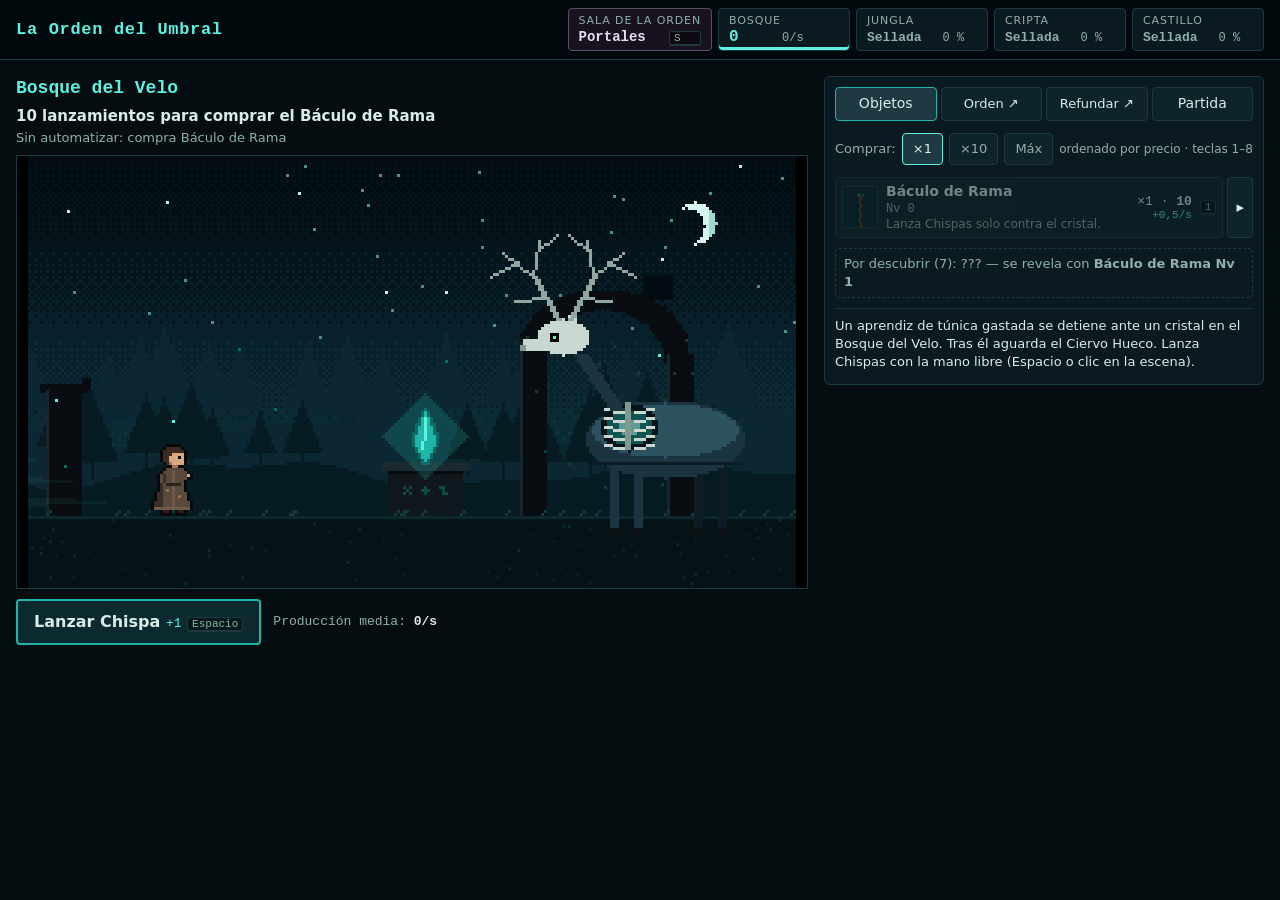
<file: index.html>
<!doctype html>
<html lang="es">
<head>
  <meta charset="utf-8">
  <meta name="viewport" content="width=device-width, initial-scale=1">
  <title>La Orden del Umbral</title>
  <link rel="stylesheet" href="css/style.css">
  <script defer src="js/config.js"></script>
  <script defer src="js/sim.js"></script>
  <script defer src="js/save.js"></script>
  <script defer src="js/art.js"></script>
  <script defer src="js/bosses.js"></script>
  <script defer src="js/scene.js"></script>
  <script defer src="js/ui.js"></script>
  <script defer src="js/main.js"></script>
</head>
<body>
  <a class="skip" href="#main-content">Saltar al contenido</a>
  <header class="topbar">
    <h1 class="title">La Orden del Umbral</h1>
    <nav class="balances" id="balances" aria-label="Vistas y saldos">
      <button type="button" class="bal bal-room" id="btn-room" aria-pressed="false">
        <span class="bal-name">Sala de la Orden</span><span class="bal-mana" id="room-label">Portales</span><kbd>S</kbd>
      </button>
      <!-- los saldos de cada zona se generan desde config.js -->
      <div class="bal bal-echoes" id="bal-echoes" hidden><span class="bal-name">Ecos</span><span class="bal-mana" id="echoes">0</span></div>
    </nav>
  </header>

  <div class="notice" id="notice" hidden></div>

  <div id="main-content">
    <section class="room" id="room" hidden aria-label="Sala de la Orden">
      <div class="room-head">
        <h2>Sala de la Orden</h2>
        <div class="room-tabs" role="tablist" aria-label="Espacios de la Sala">
          <button type="button" role="tab" class="room-tab" id="tab-portals" data-room="portals" aria-selected="true" aria-controls="room-portals">Portales</button>
          <button type="button" role="tab" class="room-tab" id="tab-table" data-room="table" aria-selected="false" aria-controls="room-table">Mesa Redonda <kbd>M</kbd></button>
        </div>
        <button type="button" class="ready-sign" id="ready-sign" hidden>✦ La Orden puede refundarse: ir a la Mesa</button>
        <button type="button" class="back-btn" id="room-back" hidden></button>
      </div>
      <div id="room-portals" role="tabpanel" aria-labelledby="tab-portals">
        <p class="muted small">Tus magos trabajan a la vez. Pulsa un portal para entrar en su zona; las compras de objetos se hacen dentro.</p>
        <div class="portals" id="portals"></div>
      </div>
      <div id="room-table" role="tabpanel" aria-labelledby="tab-table" hidden>
        <div class="table-layout">
          <div class="table-scene"><canvas id="table-cv" width="256" height="144" aria-label="Mesa Redonda con los magos despertados"></canvas>
            <div class="echo-summary" id="echo-summary" aria-live="polite"></div>
          </div>
          <div class="table-panels">
            <nav class="table-nav" aria-label="Secciones de la Mesa">
              <a href="#mesa-refundar">Refundar</a> · <a href="#mesa-orden">Mejoras de la Orden</a> · <a href="#mesa-talentos">Talentos</a> · <a href="#mesa-hazanas">Hazañas y dominios</a>
            </nav>
            <section id="mesa-refundar" aria-label="Refundar la Orden"></section>
            <section id="mesa-orden" aria-label="Mejoras de la Orden"></section>
            <section id="mesa-talentos" aria-label="Talentos permanentes"></section>
            <section id="mesa-hazanas" aria-label="Hazañas y dominios"></section>
          </div>
        </div>
      </div>
    </section>

    <main class="layout" id="detail">
      <section class="stage" aria-label="Escena">
        <div class="zone-head">
          <h2 id="zone-name">Bosque del Velo</h2>
          <p class="goal" id="goal" aria-live="polite"></p>
          <p class="goal-sub" id="goal-sub"></p>
        </div>
        <div class="scene-wrap" id="scene-wrap">
          <canvas id="scene" width="256" height="144" tabindex="0" aria-label="Escena del juego. Pulsa Espacio para lanzar."></canvas>
          <div class="overlay" id="overlay" aria-hidden="true"></div>
          <div class="banner" id="banner" role="status" hidden></div>
          <button type="button" class="anomaly-btn" id="anomaly-btn" hidden>Disipar anomalía (A)</button>
        </div>
        <div class="stage-controls">
          <button type="button" class="cast" id="cast"><span id="cast-label">Lanzar Chispa</span> <small id="cast-gain">+1</small> <kbd>Espacio</kbd></button>
          <div class="zone-stats" id="zone-stats"></div>
        </div>
      </section>

      <aside class="shop" id="shop" aria-label="Tienda y opciones">
        <div class="tabs" role="tablist">
          <button type="button" role="tab" class="tab" data-panel="items" aria-selected="true">Objetos</button>
          <button type="button" class="tab tab-link" data-table="mesa-orden">Orden ↗</button>
          <button type="button" class="tab tab-link" data-table="mesa-refundar">Refundar ↗</button>
          <button type="button" role="tab" class="tab" data-panel="game" aria-selected="false">Partida</button>
        </div>
        <div class="panel" id="panel-items" role="tabpanel">
          <div class="amounts" role="group" aria-label="Cantidad a comprar (tecla C)">
            <span>Comprar:</span>
            <button type="button" class="amt" data-amt="1">×1</button>
            <button type="button" class="amt" data-amt="10">×10</button>
            <button type="button" class="amt" data-amt="max">Máx</button>
            <span class="muted small">ordenado por precio · teclas 1–8</span>
          </div>
          <div id="items" class="items"></div>
        </div>
        <div class="panel" id="panel-game" role="tabpanel" hidden>
          <h3>Guardado</h3>
          <p class="muted" id="save-status">La partida se guarda sola en este navegador.</p>
          <div class="row">
            <button type="button" id="btn-save">Guardar ahora</button>
            <button type="button" id="btn-export">Exportar JSON</button>
            <button type="button" id="btn-copy">Copiar al portapapeles</button>
          </div>
          <div class="row" id="backup-row" hidden>
            <span class="muted">Copias previas a actualizar:</span>
            <span id="backup-buttons"></span>
          </div>
          <label class="block" for="import-text">Importar partida (pega el JSON o elige un archivo):</label>
          <textarea id="import-text" rows="4" spellcheck="false"></textarea>
          <div class="row">
            <input type="file" id="import-file" accept=".json,application/json">
            <button type="button" id="btn-import">Validar e importar</button>
          </div>
          <p class="muted" id="import-msg" role="status"></p>
          <h3>Accesibilidad</h3>
          <label class="check"><input type="checkbox" id="opt-reduced"> Movimiento reducido</label>
          <h3>Teclado</h3>
          <ul class="keys">
            <li><kbd>Espacio</kbd> lanzar con la mano libre</li>
            <li><kbd>1</kbd>–<kbd>8</kbd> comprar la entrada con ese número (se ve en cada fila)</li>
            <li><kbd>C</kbd> cambiar cantidad (×1 / ×10 / Máx)</li>
            <li><kbd>Z</kbd> siguiente zona · <kbd>S</kbd> portales · <kbd>M</kbd> Mesa Redonda</li>
            <li><kbd>A</kbd> disipar anomalía · <kbd>Esc</kbd> omitir la secuencia de refundación</li>
          </ul>
          <h3>Empezar desde cero</h3>
          <p class="muted">Distinto de refundar: borra también los Ecos y los talentos.</p>
          <button type="button" class="danger" id="btn-wipe">Empezar desde cero…</button>
        </div>
        <div class="log" id="log" aria-live="polite"></div>
      </aside>
    </main>
  </div>

  <div class="refound" id="refound" hidden role="dialog" aria-modal="true" aria-label="La Orden se refunda">
    <h2 id="refound-title">La Orden se refunda</h2>
    <div class="refound-portals" id="refound-portals"></div>
    <p id="refound-text" aria-live="polite"></p>
    <button type="button" class="primary" id="refound-skip">Omitir (Esc)</button>
  </div>

  <dialog id="modal">
    <form method="dialog">
      <div id="modal-body"></div>
      <div class="row modal-actions" id="modal-actions"></div>
    </form>
  </dialog>
  <noscript>Este juego necesita JavaScript.</noscript>
</body>
</html>
</file>
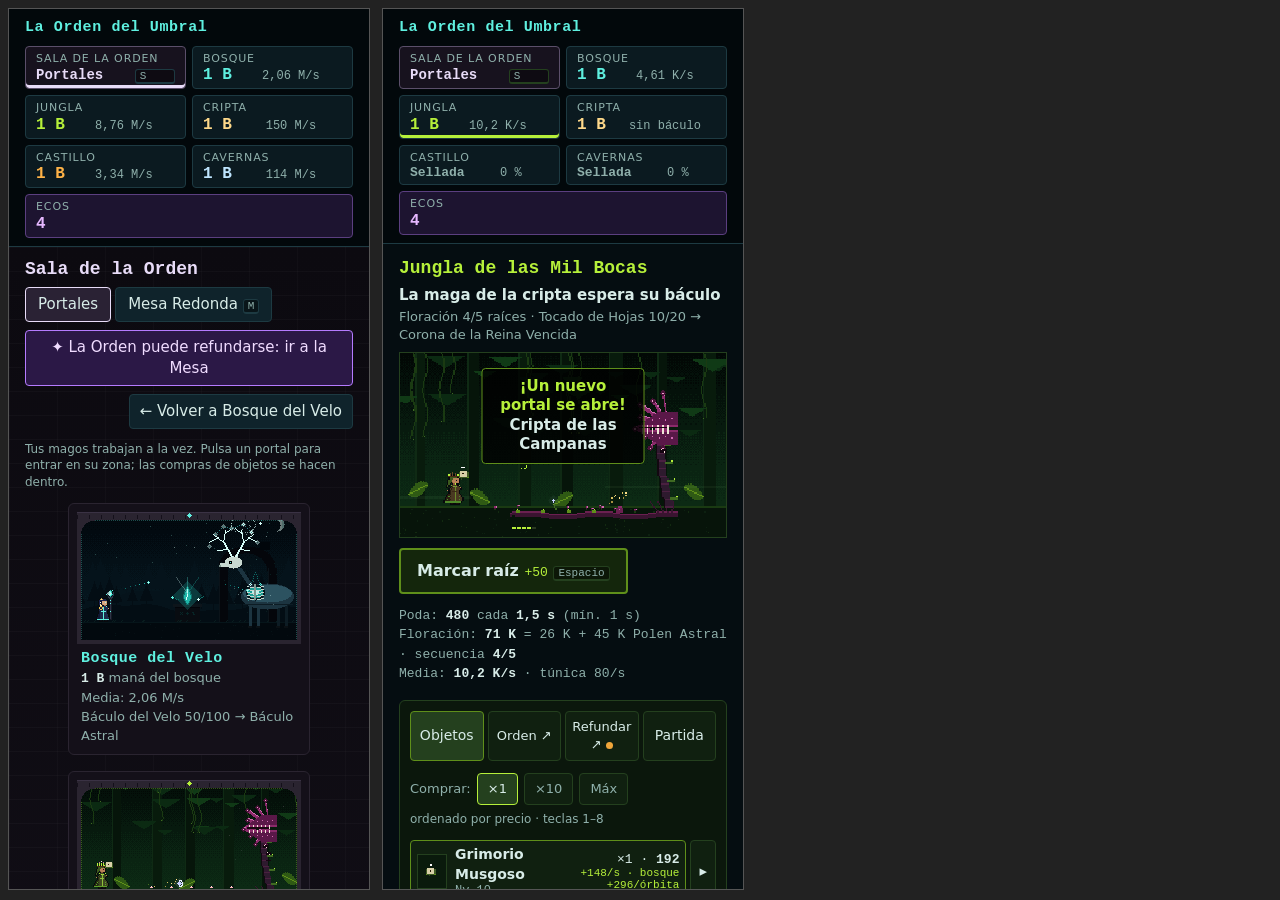
<file: tests/movil.html>
<!doctype html>
<html lang="es"><head><meta charset="utf-8"><title>Vista móvil (360 px)</title>
<style>body{margin:0;background:#222;display:flex;gap:12px;padding:8px}iframe{border:1px solid #555;background:#000}</style></head>
<body>
<!-- Abre el juego en un marco de 360 px para revisar la vista estrecha. -->
<iframe id="a" width="360" height="880" src="../index.html#escena=sala50"></iframe>
<iframe id="b" width="360" height="880" src="../index.html#escena=jungla10"></iframe>
</body></html>
</file>
<file: css/style.css>
/* La Orden del Umbral — estilos (sin fuentes remotas) */
:root {
  --bg: #050d11; --panel: #0b1a20; --panel2: #0f232b; --line: #1d3a42;
  --text: #d8ece8; --muted: #8fb0ab;
  --teal: #5ff0e0; --teal-d: #1fb5a8; --amber: #f0a63a; --amber-l: #ffd98a; --acid: #b6f03a; --acid-d: #5f8f1a;
  --violet: #3a2850; --danger: #ff7a6b; --focus: #ffe27a;
  --accent: var(--teal); --accent-d: var(--teal-d);
  --mono: ui-monospace, "Cascadia Mono", Consolas, "Courier New", monospace;
  --sans: system-ui, "Segoe UI", Roboto, sans-serif;
}
* { box-sizing: border-box; }
[hidden] { display: none !important; }
html, body { margin: 0; }
body { background: var(--bg); color: var(--text); font: 15px/1.4 var(--sans); min-height: 100vh; }
body.zone-crypt { --panel: #160f20; --panel2: #1d1429; --line: #3a2850; --accent: var(--amber-l); --accent-d: var(--amber); }
body.zone-jungle { --panel: #0b170c; --panel2: #102010; --line: #24401e; --accent: var(--acid); --accent-d: var(--acid-d); }
button, input, textarea, select { font: inherit; color: inherit; }
button { background: var(--panel2); border: 1px solid var(--line); border-radius: 4px; padding: 6px 10px; cursor: pointer; }
button:hover:not(:disabled) { border-color: var(--accent-d); }
button:disabled { opacity: .5; cursor: not-allowed; }
:focus-visible { outline: 3px solid var(--focus); outline-offset: 2px; }
kbd { font: 11px var(--mono); border: 1px solid var(--line); border-bottom-width: 2px; border-radius: 3px; padding: 0 4px; background: #0006; color: var(--muted); }
.skip { position: absolute; left: -999px; top: 0; background: var(--focus); color: #000; padding: 6px; z-index: 50; }
.skip:focus { left: 8px; }
.muted { color: var(--muted); }
.small { font-size: 12px; }
.row { display: flex; flex-wrap: wrap; gap: 8px; align-items: center; margin: 6px 0; }
.block { display: block; margin-top: 10px; }
h3 { font-size: 14px; margin: 16px 0 6px; color: var(--accent); letter-spacing: .03em; }

/* Barra superior: vista y saldos siempre visibles */
.topbar { position: sticky; top: 0; z-index: 20; display: flex; flex-wrap: wrap; align-items: center; gap: 8px 16px; padding: 8px 16px; background: #03090cf2; border-bottom: 1px solid #1d3a42; }
.title { font-size: 17px; margin: 0; color: var(--teal); font-family: var(--mono); letter-spacing: .04em; }
.balances { display: flex; flex-wrap: wrap; gap: 6px; flex: 1; justify-content: flex-end; }
.bal { display: grid; grid-template-columns: auto auto; column-gap: 8px; align-items: baseline; padding: 4px 10px; border-radius: 4px; text-align: left; min-width: 132px; background: #0b1a20; border: 1px solid #1d3a42; }
.bal-name { grid-column: 1 / 3; font-size: 11px; text-transform: uppercase; letter-spacing: .08em; color: var(--muted); }
.bal-mana { font: 600 16px var(--mono); }
.bal-rate { font: 12px var(--mono); color: var(--muted); }
.bal-forest .bal-mana { color: var(--teal); }
.bal-jungle .bal-mana { color: var(--acid); }
.bal-crypt .bal-mana { color: var(--amber-l); }
.bal-room { border-color: #5b4f6a; background: #17121e; }
.bal-room .bal-mana { color: #e8dcf8; font-size: 14px; }
.bal-room[aria-pressed="true"] { box-shadow: inset 0 -3px 0 #e8dcf8; }
.bal-echoes { border: 1px solid #5b3f80; background: #1d1430; min-width: 0; }
.bal-echoes .bal-mana { color: #e6b8ff; }
.bal-forest.active { box-shadow: inset 0 -3px 0 var(--teal); }
.bal-jungle.active { box-shadow: inset 0 -3px 0 var(--acid); }
.bal-crypt.active { box-shadow: inset 0 -3px 0 var(--amber); }
.bal.locked .bal-mana { color: var(--muted); font-size: 13px; }
.notice { margin: 8px 16px 0; padding: 8px 12px; border: 1px solid var(--amber); background: #2a1a08; color: var(--amber-l); border-radius: 4px; }

/* Sala de la Orden */
.room { padding: 12px 16px 24px; max-width: 1500px; margin: 0 auto;
  background-color: #0c0a10;
  background-image: linear-gradient(#ffffff06 1px, transparent 1px), linear-gradient(90deg, #ffffff05 1px, transparent 1px), linear-gradient(#0c0a10, #16121c);
  background-size: 48px 24px, 48px 24px, 100% 100%; min-height: calc(100vh - 60px); }
.room-head h2 { margin: 4px 0; font: 600 18px var(--mono); color: #e8dcf8; }
.portals { display: grid; gap: 16px; grid-template-columns: repeat(auto-fit, minmax(300px, 1fr)); margin-top: 12px; align-items: start; }
.portals[data-count="1"] { grid-template-columns: minmax(300px, 1fr); }
.portal { background: #141019; border: 1px solid #2a2430; border-radius: 6px; padding: 8px; text-align: center; }
.portal-btn { padding: 0; border: 0; background: none; display: block; width: 100%; line-height: 0; cursor: pointer; }
.portal-btn:hover .portal-cv { filter: brightness(1.12); }
.portal-cv { image-rendering: pixelated; image-rendering: crisp-edges; display: block; margin: 0 auto; }
.portal-info { text-align: left; padding: 6px 4px 0; }
.portal-info h3 { margin: 0 0 2px; font: 600 15px var(--mono); }
.portal-forest h3 { color: var(--teal); }
.portal-jungle h3 { color: var(--acid); }
.portal-crypt h3 { color: var(--amber-l); }
.portal-info p { margin: 1px 0; font-size: 13px; color: var(--muted); }
.portal-info p b { color: var(--text); font-family: var(--mono); }
.portal-locked { display: flex; align-items: center; min-height: 120px; border-style: dashed; }
.portal-sealed p { margin: 4px 0; color: var(--muted); font-size: 13px; text-align: left; }
@media (max-width: 700px) { .portals { grid-template-columns: 1fr; } }

/* Vista detallada: escena junto a la tienda */
.layout { display: grid; grid-template-columns: minmax(0, 1fr) minmax(340px, 440px); gap: 16px; padding: 16px; max-width: 1500px; margin: 0 auto; align-items: start; }
@media (max-width: 960px) {
  .layout { grid-template-columns: minmax(0, 1fr); padding: 12px 16px; }
  .zone-stats { min-width: 0; }
  .tab { font-size: 13px; padding: 6px 2px; }
  .banner { font-size: 12px; padding: 4px 8px; top: 4%; }
  .floater { font-size: 11px; }
  .floater.big { font-size: 13px; }
}
@media (max-width: 700px) {
  .bal { min-width: 0; flex: 1 1 40%; }
  .title { font-size: 15px; width: 100%; }
}
.stage, .shop { min-width: 0; }
.zone-head h2 { margin: 0; font-size: 18px; font-family: var(--mono); color: var(--accent); }
.goal { margin: 4px 0 0; font-weight: 600; }
.goal-sub { margin: 2px 0 8px; color: var(--muted); font-size: 13px; min-height: 1.4em; }
.scene-wrap { position: relative; width: 100%; line-height: 0; background: #000; border: 1px solid var(--line); }
#scene { display: block; margin: 0 auto; image-rendering: pixelated; image-rendering: crisp-edges; cursor: pointer; }
.overlay { position: absolute; inset: 0; pointer-events: none; overflow: hidden; line-height: 1.2; }
.floater { position: absolute; transform: translate(-50%, 0); font: 700 14px var(--mono); color: var(--teal); text-shadow: 0 1px 0 #000, 0 0 4px #000; animation: rise 1.4s ease-out forwards; white-space: nowrap; }
.floater.big { font-size: 17px; }
.floater.amber { color: var(--amber-l); }
.floater.teal { color: var(--teal); }
.floater.acid { color: var(--acid); }
.floater.violet { color: #e6b8ff; }
@keyframes rise { from { opacity: 1; margin-top: 0; } 70% { opacity: 1; } to { opacity: 0; margin-top: -28px; } }
.banner { position: absolute; left: 50%; top: 8%; transform: translateX(-50%); background: #000c; border: 1px solid var(--accent-d); color: var(--text); padding: 8px 14px; font: 600 15px/1.3 var(--sans); text-align: center; border-radius: 4px; max-width: 90%; }
.banner strong { color: var(--accent); }
.anomaly-btn { position: absolute; right: 8px; bottom: 8px; line-height: 1.2; background: #2b1846; border-color: #b57bff; color: #f0dcff; }
.stage-controls { display: flex; flex-wrap: wrap; gap: 12px; align-items: center; margin-top: 10px; }
.cast { font-size: 16px; font-weight: 600; padding: 10px 16px; border: 2px solid var(--accent-d); background: #0b2a2f; }
body.zone-crypt .cast { background: #2a1a10; }
body.zone-jungle .cast { background: #14260c; }
.cast small { font: 13px var(--mono); color: var(--accent); }
.zone-stats { font: 13px/1.5 var(--mono); color: var(--muted); flex: 1; min-width: 240px; }
.zone-stats b { color: var(--text); font-weight: 600; }

/* Tienda */
.shop { background: var(--panel); border: 1px solid var(--line); border-radius: 6px; padding: 10px; position: sticky; top: 64px; max-height: calc(100vh - 76px); overflow: auto; }
@media (max-width: 960px) { .shop { position: static; max-height: none; } }
.tabs { display: flex; gap: 4px; margin-bottom: 8px; }
.tab { flex: 1; padding: 6px 4px; font-size: 14px; }
.tab[aria-selected="true"] { background: var(--line); border-color: var(--accent-d); }
.tab .dot { display: inline-block; width: 7px; height: 7px; border-radius: 50%; background: var(--amber); margin-left: 4px; vertical-align: middle; }
.amounts { display: flex; flex-wrap: wrap; align-items: center; gap: 6px; margin-bottom: 8px; font-size: 13px; color: var(--muted); position: sticky; top: -10px; background: var(--panel); padding: 4px 0; z-index: 2; }
.amt[aria-pressed="true"] { background: var(--line); border-color: var(--accent); color: var(--text); }

.items { display: flex; flex-direction: column; gap: 4px; }
.irow { display: grid; grid-template-columns: 1fr auto; gap: 0 4px; }
.irow .buy { display: grid; grid-template-columns: 36px minmax(0, 1fr) auto auto; gap: 8px; align-items: center; text-align: left; padding: 4px 6px; }
.irow .buy.ok { border-color: var(--accent-d); }
.irow.done .buy { opacity: .6; }
.irow .icon { width: 36px; height: 42px; image-rendering: pixelated; background: #000; border: 1px solid var(--line); }
.irow .nm { display: flex; flex-direction: column; min-width: 0; }
.irow .name { font-weight: 600; font-size: 14px; }
.irow .lvl { font: 12px var(--mono); color: var(--muted); }
.irow .eff { font-size: 12px; color: var(--muted); overflow: hidden; text-overflow: ellipsis; white-space: nowrap; }
.irow .price { display: flex; flex-direction: column; align-items: flex-end; text-align: right; }
.irow .cost { font: 13px var(--mono); }
.irow .gain { font: 11px var(--mono); color: var(--accent); max-width: 160px; }
.irow .key { align-self: center; }
.irow .more { padding: 4px 8px; }
.irow .detail { grid-column: 1 / 3; font-size: 13px; background: #0006; border-left: 3px solid var(--accent-d); padding: 4px 8px; margin: 2px 0 4px; }
.irow .detail p { margin: 3px 0; }
.next { color: var(--amber-l); }
.discover { font-size: 13px; color: var(--muted); border: 1px dashed var(--line); padding: 6px 8px; border-radius: 4px; margin: 6px 0 0; }
.pay-forest { color: var(--teal) !important; }
.pay-jungle { color: var(--acid) !important; }
.pay-crypt { color: var(--amber-l) !important; }

.card { background: var(--panel2); border: 1px solid var(--line); border-radius: 5px; padding: 8px; margin-bottom: 8px; }
.card.locked { opacity: .75; }
.card h4 { margin: 0; font-size: 15px; display: flex; justify-content: space-between; gap: 6px; }
.card h4 .lvl { font: 13px var(--mono); color: var(--muted); }
.card .eff { font-size: 13px; color: var(--muted); margin: 2px 0; }
.card .next { font-size: 13px; margin: 2px 0 4px; }
.buy.wide { display: flex; justify-content: space-between; align-items: center; width: 100%; gap: 8px; }
.buy.wide .cost { font: 600 14px var(--mono); }
.buy.wide .pay, .buy.wide .gain { font-size: 11px; color: var(--muted); }
.buy.ok { border-color: var(--accent-d); }
.explain { font-size: 13px; background: #0006; border-left: 3px solid var(--accent-d); padding: 6px 8px; margin: 4px 0 6px; }
.list { margin: 4px 0; padding-left: 18px; font-size: 13px; }
.bar { height: 6px; background: #0008; border-radius: 3px; overflow: hidden; }
.bar i { display: block; height: 100%; background: #b57bff; }
.big-num { font: 700 22px var(--mono); color: #e6b8ff; }
.danger { border-color: var(--danger); color: var(--danger); }
.primary { border: 2px solid #b57bff; background: #2b1846; font-weight: 600; padding: 8px 14px; }
.check { display: flex; gap: 8px; align-items: center; }
.keys { margin: 0; padding-left: 18px; font-size: 13px; color: var(--muted); }
textarea { width: 100%; background: #0008; border: 1px solid var(--line); border-radius: 4px; font: 12px var(--mono); padding: 6px; }
.log { margin-top: 10px; border-top: 1px solid var(--line); padding-top: 6px; font-size: 13px; max-height: 160px; overflow: auto; }
.log p { margin: 2px 0; color: var(--muted); }
.log p:first-child { color: var(--text); }
dialog { background: #0b1a20; color: var(--text); border: 1px solid #1d3a42; border-radius: 6px; max-width: min(580px, calc(100vw - 32px)); padding: 16px; }
dialog::backdrop { background: #000a; }
dialog h2 { margin-top: 0; font-size: 18px; color: var(--teal); }
.modal-actions { justify-content: flex-end; margin-top: 14px; }
body.reduced .floater { animation: fade 1s ease-out forwards; }
@keyframes fade { from { opacity: 1; } to { opacity: 0; } }
@media (max-width: 700px) {
  .irow .buy { grid-template-columns: 30px minmax(0, 1fr) auto; }
  .irow .icon { width: 30px; height: 35px; }
  .irow .key, .irow .eff { display: none; }
  .irow .gain { max-width: 130px; }
}

/* ---------- v0.3: zonas nuevas ---------- */
body.zone-castle { --panel: #101822; --panel2: #16202c; --line: #2f4a62; --accent: #ffb347; --accent-d: #ff6a1a; }
body.zone-caverns { --panel: #160c0a; --panel2: #1e100c; --line: #4a2416; --accent: #bfe6ff; --accent-d: #7fb8e0; }
body.zone-castle .cast { background: #2a140c; }
body.zone-caverns .cast { background: #0c1a24; }
.bal-castle .bal-mana { color: #ffb347; }
.bal-caverns .bal-mana { color: #bfe6ff; }
.bal-castle.active { box-shadow: inset 0 -3px 0 #ff6a1a; }
.bal-caverns.active { box-shadow: inset 0 -3px 0 #7fb8e0; }
.portal-castle h3 { color: #ffb347; }
.portal-caverns h3 { color: #bfe6ff; }
.pay-castle { color: #ffb347 !important; }
.pay-caverns { color: #bfe6ff !important; }
.floater.ember { color: #ffb347; }
.floater.ice { color: #bfe6ff; }

/* ---------- Sala: pestañas, señal de refundar, vuelta ---------- */
.room-head { display: flex; flex-wrap: wrap; align-items: center; gap: 8px 14px; }
.room-head h2 { margin: 0; }
.room-tabs { display: flex; gap: 4px; }
.room-tab { padding: 6px 12px; }
.room-tab[aria-selected="true"] { background: #2a2234; border-color: #e8dcf8; }
.ready-sign { border-color: #b57bff; background: #2b1846; color: #f0dcff; }
.back-btn { margin-left: auto; }
.portals { justify-content: center; }
.portal { max-width: 100%; }

/* ---------- Mesa Redonda ---------- */
.table-layout { display: grid; grid-template-columns: minmax(0, 1fr) minmax(320px, 520px); gap: 16px; margin-top: 10px; align-items: start; }
@media (max-width: 1000px) { .table-layout { grid-template-columns: minmax(0, 1fr); } }
.table-scene { text-align: center; }
#table-cv { image-rendering: pixelated; image-rendering: crisp-edges; border: 1px solid #2a2430; background: #0c0a10; max-width: 100%; }
.echo-summary { text-align: left; background: #141019; border: 1px solid #2a2430; border-radius: 6px; padding: 8px 10px; margin-top: 8px; font-size: 14px; }
.echo-summary p { margin: 3px 0; }
.table-panels { background: #141019; border: 1px solid #2a2430; border-radius: 6px; padding: 10px; }
.table-nav { font-size: 13px; color: var(--muted); }
.table-nav a { color: #e8dcf8; }
.table-panels section { scroll-margin-top: 80px; }
.card .meta { font-size: 12px; color: var(--muted); margin: 2px 0; }
.card .req { font-size: 12px; margin: 2px 0; color: #e6b8ff; }
.card .tag { font-size: 10px; border: 1px solid #b57bff; border-radius: 3px; padding: 0 3px; color: #e6b8ff; font-weight: 400; }
.card.advanced { border-color: #4a3a60; }
.alt { color: #a0ffd8; }
.tab-link { font-size: 13px; }

/* ---------- Secuencia de refundación ---------- */
.refound { position: fixed; inset: 0; z-index: 60; background: #050308ee; display: flex; flex-direction: column; align-items: center; justify-content: center; gap: 10px; padding: 16px; overflow: auto; }
.refound h2 { margin: 0; font: 600 20px var(--mono); color: #e6b8ff; }
.refound-portals { display: flex; flex-wrap: wrap; gap: 10px; justify-content: center; }
.rf-cell { text-align: center; }
.rf-cell canvas { image-rendering: pixelated; border: 2px solid #3a3244; display: block; max-width: 100%; }
.rf-cell p { margin: 4px 0 0; font-size: 12px; color: var(--muted); }

/* ---------- Notebook: pantallas bajas ---------- */
@media (max-height: 820px) {
  .topbar { padding: 4px 12px; }
  .bal { padding: 2px 8px; min-width: 110px; }
  .bal-mana { font-size: 14px; }
  .title { font-size: 15px; }
  .layout { padding: 10px 14px; gap: 12px; }
  .goal-sub { margin-bottom: 4px; }
  .room { padding: 8px 14px 16px; }
}
@media (max-width: 1180px) { .bal { min-width: 0; } .title { width: 100%; } }
</file>
